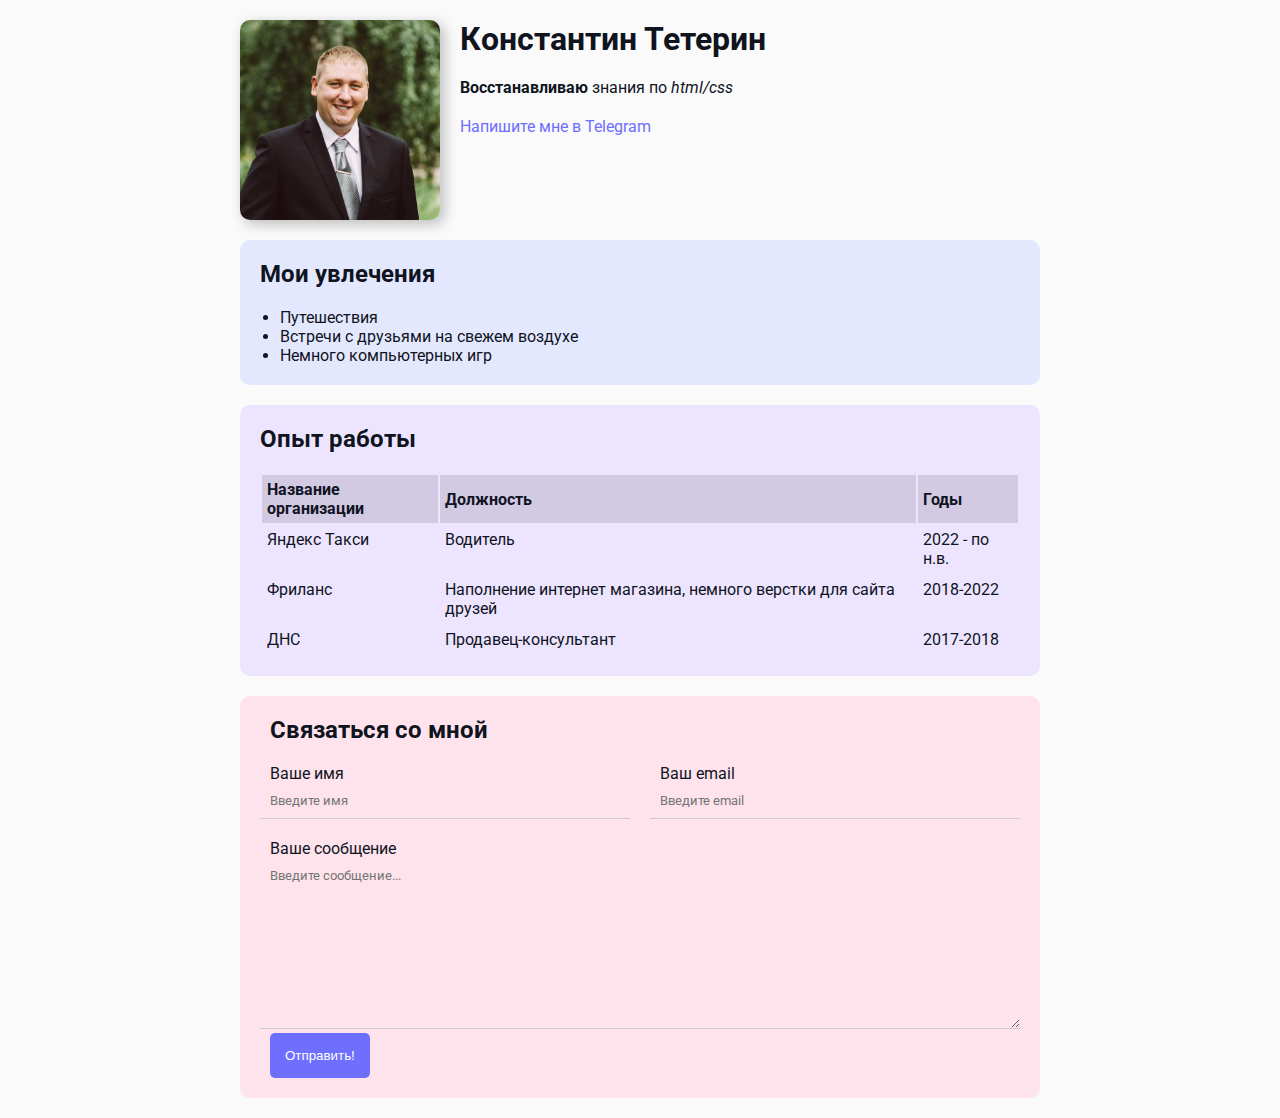
<file: index.html>
<!DOCTYPE html>
<html lang="ru">
<head>
    <meta charset="UTF-8">
    <meta name="viewport" content="width=device-width, initial-scale=1.0">
    <meta name="description" content="Это сайт - резюме Тетерина Константина">
    <meta name="keywords" content="Константин, cv, resume">
    <title>Константин Резюме</title>
    <link rel="stylesheet" href="style.css">
</head>
<body>
  
<div class="container">
  <div class="info">
    <img src="img/ava.jpg" alt="Фото профиля">
    <div class="info-text">
      <h1>Константин Тетерин</h1>
      
      <p><strong>Восстанавливаю</strong> знания по <em>html/css</em></p>
      
      <a href="https://t.me/KaKTyCuK" target="_blank">Напишите мне в Telegram</a>
    </div>
  </div>
  
  <div class="card hobby">
    <h2>Мои увлечения</h2>
    
    <ul>
      <li>Путешествия</li>
      <li>Встречи с друзьями на свежем воздухе</li>
      <li>Немного компьютерных игр</li>
    </ul>
  </div>

  <div class="card job">
    <h2>Опыт работы</h2>

    <table class="table">
      <thead>
        <tr>
          <th>Название организации</th>
          <th>Должность</th>
          <th>Годы</th>
        </tr>
      </thead>
      <tbody>
        <tr>
          <td>Яндекс Такси</td>
          <td>Водитель</td>
          <td>2022 - по н.в.</td>
        </tr>
        <tr>
          <td>Фриланс</td>
          <td>Наполнение интернет магазина, немного верстки для сайта друзей</td>
          <td>2018-2022</td>
        </tr>
        <tr>
          <td>ДНС</td>
          <td>Продавец-консультант</td>
          <td>2017-2018</td>
        </tr>
      </tbody>
    </table>
  </div>

  <div class="card feedback">
    <h2>Связаться со мной</h2>
    
    <form action="/">

      <div class="feedback-row">
        <div class="feedback-group">
          <label for="name">Ваше имя</label>
          <input type="text" id="name" placeholder="Введите имя">
        </div>

        <div class="feedback-group">
          <label for="email">Ваш email</label>
          <input type="email" id="email" placeholder="Введите email">
        </div>
      </div>

      <div class="feedback-group">
        <label for="message">Ваше сообщение</label>
        <textarea id="message" cols="30" rows="10" placeholder="Введите сообщение..."></textarea>
      </div>

      <input type="submit" value="Отправить!" class="btn">
    </form>
  </div>
</div>



</body>
</html>
</file>
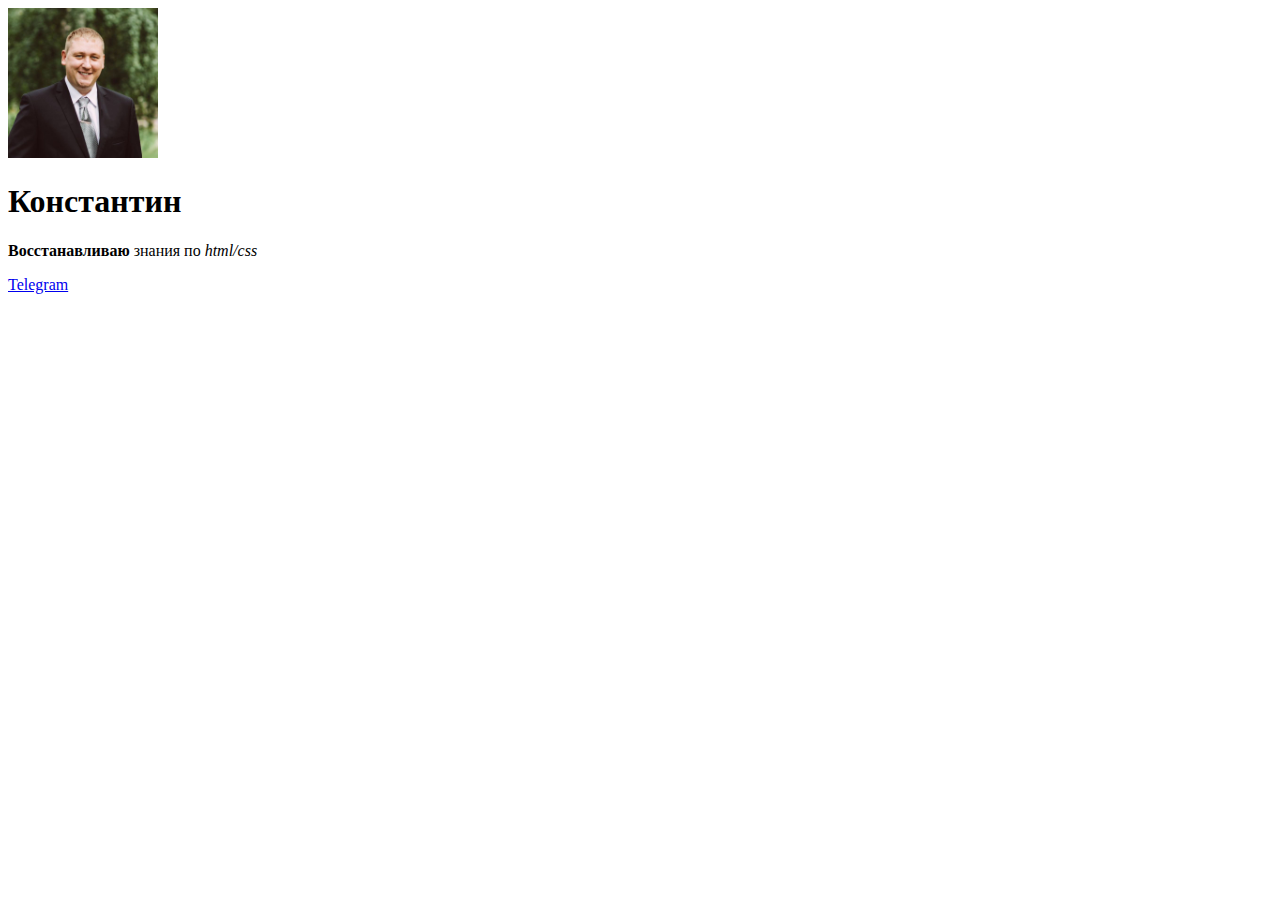
<file: 01_index.html>
<!DOCTYPE html>
<html lang="ru">
<head>
    <meta charset="UTF-8">
    <meta name="viewport" content="width=device-width, initial-scale=1.0">
    <meta name="description" content="Это сайт - резюме Тетерина Константина">
    <meta name="keywords" content="Константин, cv, resume">
    <title>Константин Резюме</title>
</head>
<body>
    <img src="img/ava.jpg" alt="Фото профиля" width="150px">
    <h1>Константин</h1>
    <p><strong>Восстанавливаю</strong> знания по <em>html/css</em></p>
    <a href="https://t.me/KaKTyCuK" target="_blank">Telegram</a>
</body>
</html>
</file>
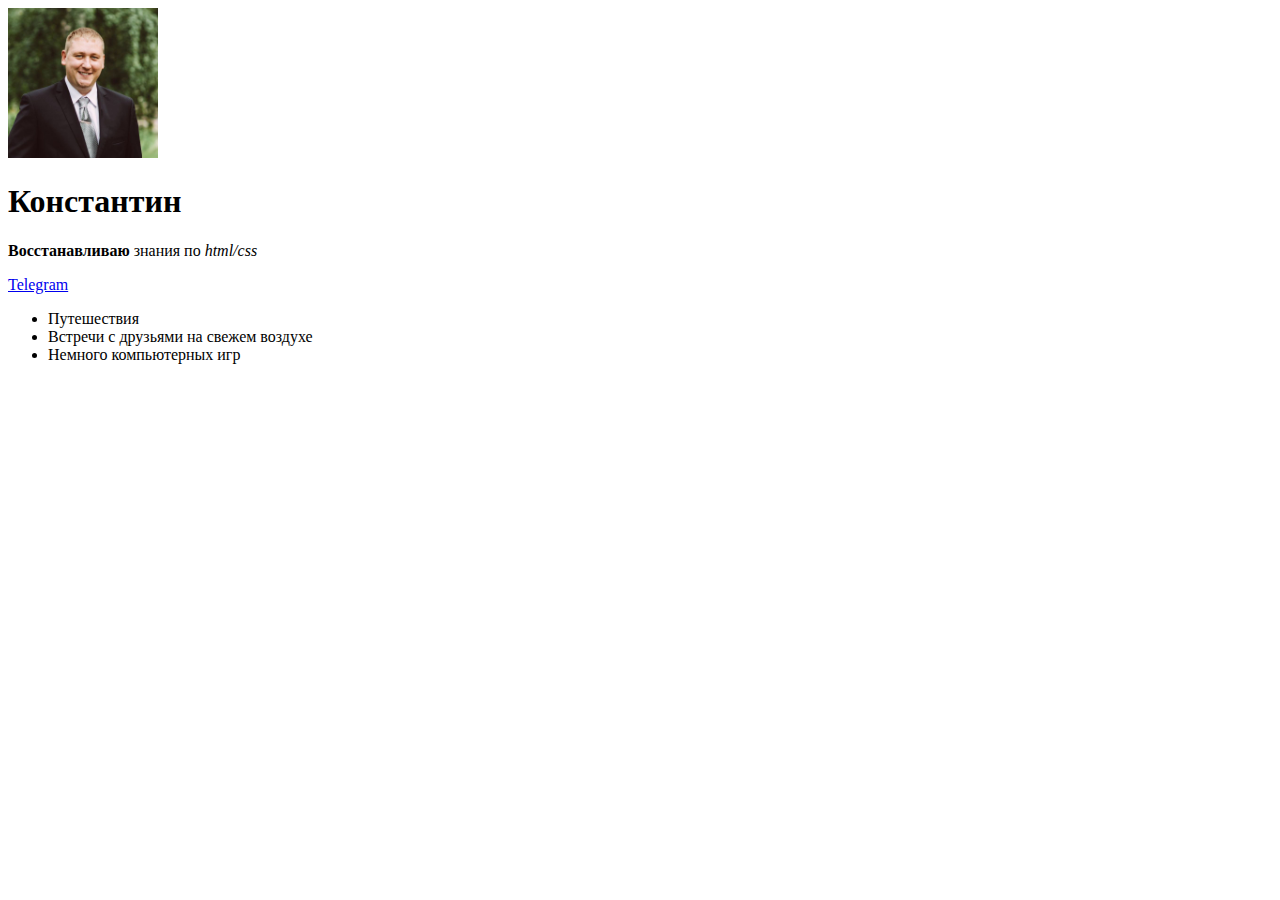
<file: 03_lists.html>
<!DOCTYPE html>
<html lang="ru">
<head>
    <meta charset="UTF-8">
    <meta name="viewport" content="width=device-width, initial-scale=1.0">
    <meta name="description" content="Это сайт - резюме Тетерина Константина">
    <meta name="keywords" content="Константин, cv, resume">
    <title>Константин Резюме</title>
</head>
<body>
    <img src="img/ava.jpg" alt="Фото профиля" width="150px">
    <h1>Константин</h1>
    <p><strong>Восстанавливаю</strong> знания по <em>html/css</em></p>
    <a href="https://t.me/KaKTyCuK" target="_blank">Telegram</a>

    <ul>
        <li>Путешествия</li>
        <li>Встречи с друзьями на свежем воздухе</li>
        <li>Немного компьютерных игр</li>
    </ul>
</body>
</html>
</file>
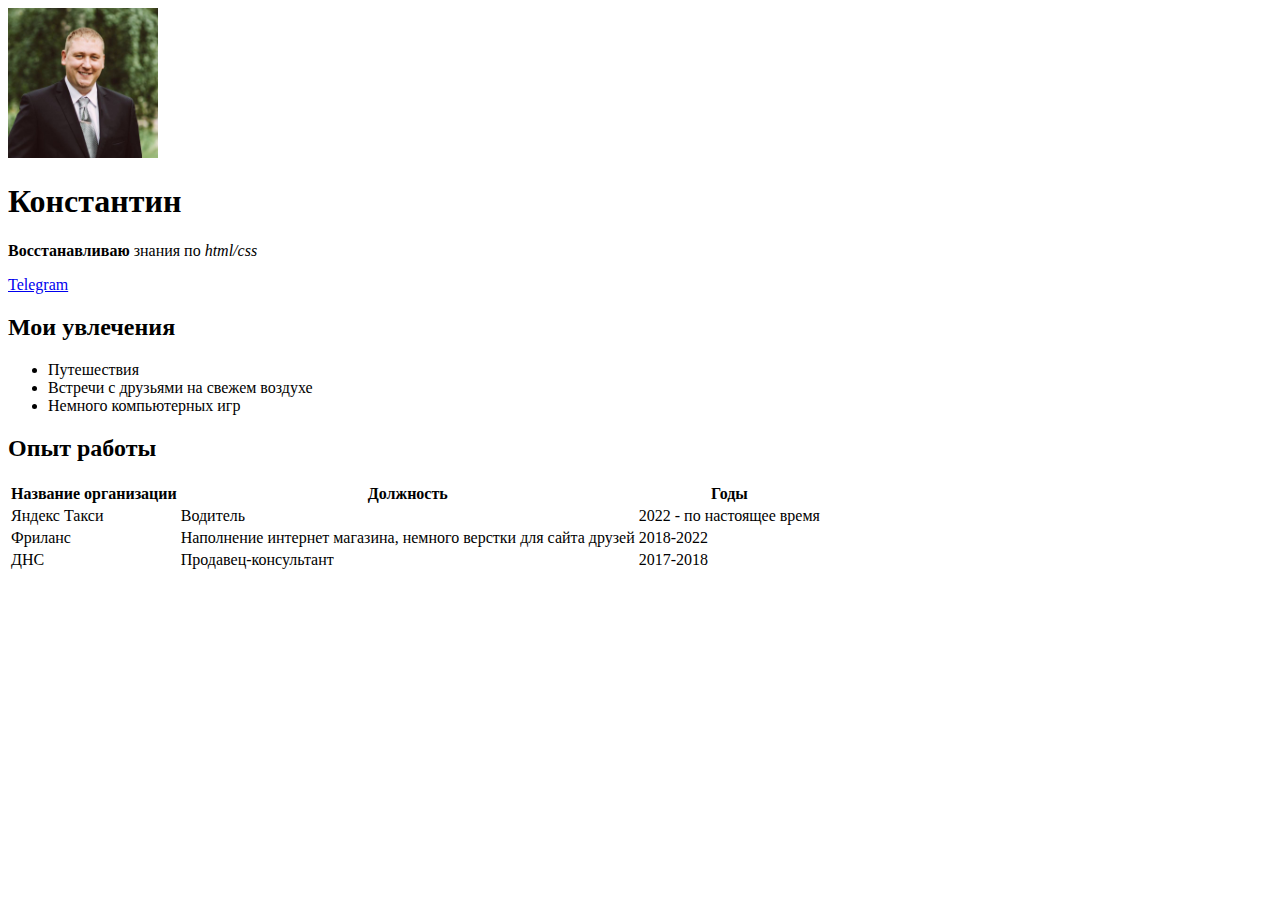
<file: 04_table.html>
<!DOCTYPE html>
<html lang="ru">
<head>
    <meta charset="UTF-8">
    <meta name="viewport" content="width=device-width, initial-scale=1.0">
    <meta name="description" content="Это сайт - резюме Тетерина Константина">
    <meta name="keywords" content="Константин, cv, resume">
    <title>Константин Резюме</title>
</head>
<body>
    <img src="img/ava.jpg" alt="Фото профиля" width="150px">
    
    <h1>Константин</h1>
    
    <p><strong>Восстанавливаю</strong> знания по <em>html/css</em></p>
    
    <a href="https://t.me/KaKTyCuK" target="_blank">Telegram</a>
    
    <h2>Мои увлечения</h2>
    
    <ul>
        <li>Путешествия</li>
        <li>Встречи с друзьями на свежем воздухе</li>
        <li>Немного компьютерных игр</li>
    </ul>

    <h2>Опыт работы</h2>

    <table>
        <thead>
            <tr>
                <th>Название организации</th>
                <th>Должность</th>
                <th>Годы</th>
            </tr>
        </thead>
        <tbody>
            <tr>
                <td>Яндекс Такси</td>
                <td>Водитель</td>
                <td>2022 - по настоящее время</td>
            </tr>
            <tr>
                <td>Фриланс</td>
                <td>Наполнение интернет магазина, немного верстки для сайта друзей</td>
                <td>2018-2022</td>
            </tr>
            <tr>
                <td>ДНС</td>
                <td>Продавец-консультант</td>
                <td>2017-2018</td>
            </tr>
        </tbody>
    </table>
</body>
</html>
</file>
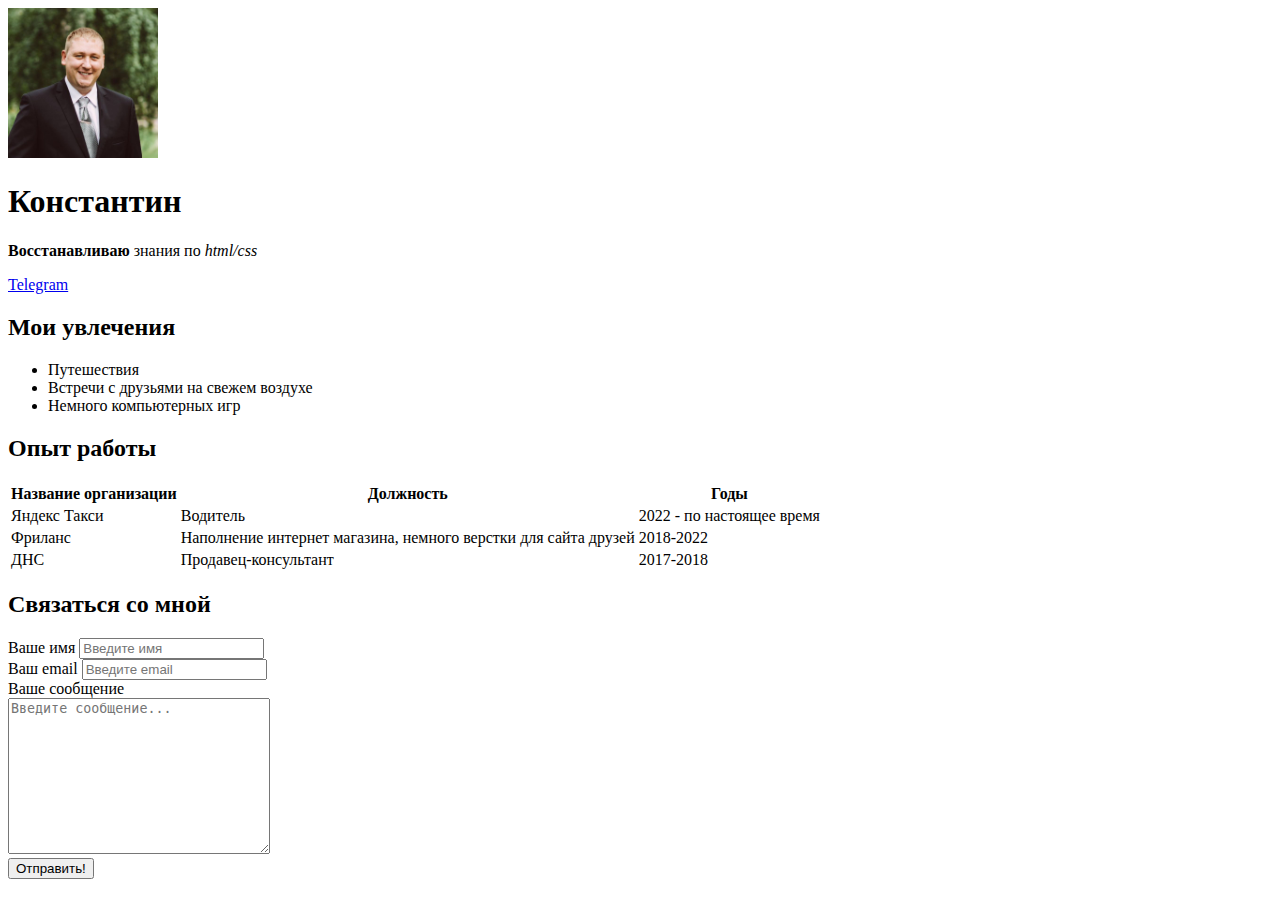
<file: 05_form.html>
<!DOCTYPE html>
<html lang="ru">
<head>
    <meta charset="UTF-8">
    <meta name="viewport" content="width=device-width, initial-scale=1.0">
    <meta name="description" content="Это сайт - резюме Тетерина Константина">
    <meta name="keywords" content="Константин, cv, resume">
    <title>Константин Резюме</title>
</head>
<body>
    <img src="img/ava.jpg" alt="Фото профиля" width="150px">
    
    <h1>Константин</h1>
    
    <p><strong>Восстанавливаю</strong> знания по <em>html/css</em></p>
    
    <a href="https://t.me/KaKTyCuK" target="_blank">Telegram</a>
    
    <h2>Мои увлечения</h2>
    
    <ul>
        <li>Путешествия</li>
        <li>Встречи с друзьями на свежем воздухе</li>
        <li>Немного компьютерных игр</li>
    </ul>

    <h2>Опыт работы</h2>

    <table>
        <thead>
            <tr>
                <th>Название организации</th>
                <th>Должность</th>
                <th>Годы</th>
            </tr>
        </thead>
        <tbody>
            <tr>
                <td>Яндекс Такси</td>
                <td>Водитель</td>
                <td>2022 - по настоящее время</td>
            </tr>
            <tr>
                <td>Фриланс</td>
                <td>Наполнение интернет магазина, немного верстки для сайта друзей</td>
                <td>2018-2022</td>
            </tr>
            <tr>
                <td>ДНС</td>
                <td>Продавец-консультант</td>
                <td>2017-2018</td>
            </tr>
        </tbody>
    </table>

    <h2>Связаться со мной</h2>
    
    <form action="/">
        <div>
            <label for="name">Ваше имя</label>
            <input type="text" id="name" placeholder="Введите имя">
        </div>

        <div>
            <label for="email">Ваш email</label>
            <input type="email" id="email" placeholder="Введите email">
        </div>

        <div>
            <label for="message">Ваше сообщение</label>
            <br>
            <textarea id="message" cols="30" rows="10" placeholder="Введите сообщение..."></textarea>
        </div>

        <input type="submit" value="Отправить!">
    </form>
</body>
</html>
</file>
<file: style.css>
@import url('https://fonts.googleapis.com/css2?family=Roboto&display=swap');
* {
  margin: 0;
  padding: 0;
}
body {
  font-family: 'Roboto', sans-serif;
  font-size: 16px;
  font-weight: normal;
  color: #0f141e;
  background-color: #fafafa;
  margin: auto;
}

ul, ol {
  padding-left: 20px;
}
a, a:active, a:visited {
  text-decoration: none;
  color: #6e6eff;
}
a:hover {
  color:#3939a7;
}
h1, h2, h3, h4 {
  margin-bottom: 20px;
}
.container {
  max-width: 800px;
  margin: auto;
}
.info {
  padding: 20px 0;
  display: flex;
}
.info img {
  width: 200px;
  border-radius: 10px;
  box-shadow: 4px 4px 14px rgba(0, 0, 0, 0.25);
  margin-right: 20px;
}
.info p {
  margin-bottom: 20px;
}
.card {
  padding: 20px;
  border-radius: 10px;
  margin-bottom: 20px;
}

.hobby {
  background-color: #e4e8ff;
}

.job {
  background-color: #ede4ff;
}

.feedback {
  background-color: #fee3ec;
}

.btn {
  padding: 15px;
  border: none;
  background-color: #6e6eff;
  color: #ffffff;
  border-radius: 5px;
  cursor: pointer;
}
.btn:hover {
  background-color: #3939a7;
}
.table {
  width: 100%;
}
.table thead tr {
  background-color: #d2c9e3;
}
.table th {
  text-align: left;
  padding: 5px;
}
.table td {
  vertical-align: top;
  padding: 5px;
}

.feedback h2 {
  padding-left: 10px;
}

.feedback-group {
  display: block;
}

.feedback-group label {
  display: block;
  padding-left: 10px;
}

.feedback-group input, 
.feedback-group textarea {
  width: 100%;
  box-sizing: border-box;
  background: transparent;
  border: none;
  border-bottom: 1px solid #ccc;
  color: #000;
  padding: 10px;
  font-family: inherit;
}

.feedback-row {
  margin-bottom: 20px;
  display: flex;
}

.feedback-row .feedback-group {
  width: 50%;
  margin-right: 20px;
}

.feedback-row .feedback-group:last-child {
  margin-right: 0;
}

.feedback .btn {
  margin-left: 10px;
}

@media (max-width: 650px) {
  .info {
    display: block;
    text-align: center;
  }
  .info img {
    display: block;
    margin: auto;
    margin-bottom: 20px;
  }
  .feedback-row {
    display: block;
  }
  .feedback-row .feedback-group {
    width: 100%;
    margin-bottom: 10px;
  }
}
</file>
